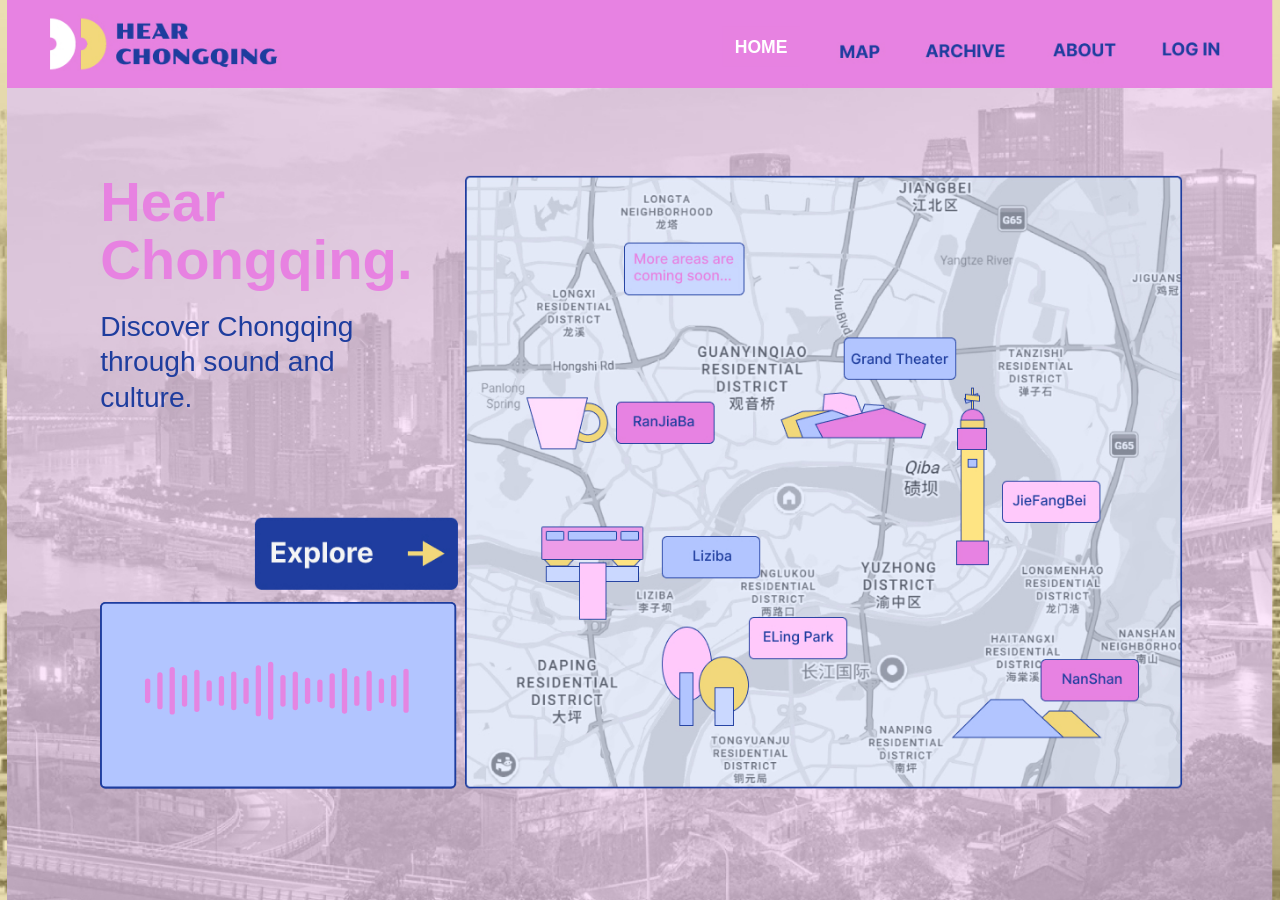
<file: index.html>
<!doctype html>
<html lang="en">
  <head>
    <meta charset="utf-8" />
    <meta name="viewport" content="width=device-width, initial-scale=1" />
    <title>HEAR CHONGQING</title>
    <link rel="stylesheet" href="styles.css?v=20260623-cursortrail3" />
    <link rel="preload" href="public/assets/screens/home-clean-intro.png" as="image" />
    <link rel="preload" href="public/assets/screens/map.jpg" as="image" />
    <link rel="preload" href="public/assets/preview/liziba.jpg" as="image" />
    <link rel="preload" href="public/assets/archive/liziba.png" as="image" />
    <link rel="preload" href="public/audio/liziba.mp3" as="audio" type="audio/mpeg" />
  </head>
  <body>
    <div id="viewport">
      <main id="app" aria-live="polite"></main>
    </div>
    <script src="app.js?v=20260623-cursortrail3" defer></script>
  </body>
</html>
</file>
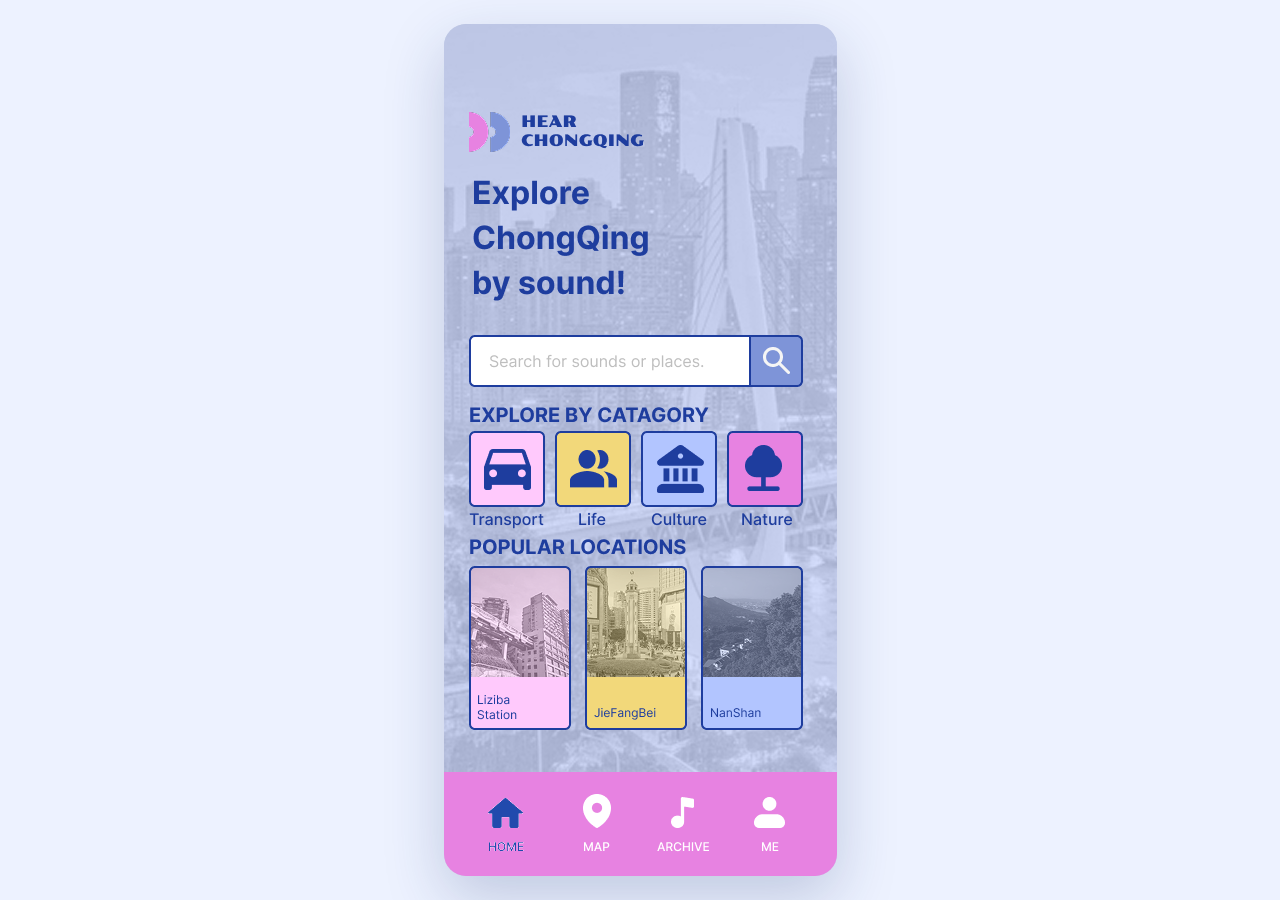
<file: app-demo.html>
<!doctype html>
<html lang="en">
  <head>
    <meta charset="utf-8" />
    <meta name="viewport" content="width=device-width, initial-scale=1" />
    <title>HEAR CHONGQING APP DEMO</title>
    <link rel="stylesheet" href="app-demo.css?v=20260623-timer1" />
    <link rel="preload" href="APP/demo-frames/home-active.png" as="image" />
    <link rel="preload" href="APP/demo-frames/map-audio-base.png" as="image" />
    <link rel="preload" href="APP/demo-frames/archive-audio-base-liziba-0.png" as="image" />
  </head>
  <body>
    <main id="appDemo" aria-live="polite"></main>
    <script src="app-demo.js?v=20260623-timer1" defer></script>
  </body>
</html>
</file>
<file: styles.css>
:root {
  --design-w: 1440;
  --design-h: 1024;
  --scale: 1;
  --deep-blue: #1e3d9e;
  --mid-blue: #7e94d8;
  --light-blue: #b2c5ff;
  --pink: #e782e1;
  --light-pink: #ffc9fc;
  --yellow: #f4dc73;
  --ink: #173789;
  --line: #1e3d9e;
  --gray: #eaeaea;
}

* {
  box-sizing: border-box;
}

html,
body {
  width: 100%;
  min-width: 1180px;
  height: 100%;
  margin: 0;
  background: #d7d7d7 url("public/assets/screens/background-of-all.png") center / cover fixed no-repeat;
  color: var(--deep-blue);
  font-family: Inter, Arial, Helvetica, sans-serif;
  overflow: auto;
}

button,
input {
  font: inherit;
}

button {
  color: inherit;
}

#viewport {
  width: calc(var(--design-w) * 1px * var(--scale));
  height: calc(var(--design-h) * 1px * var(--scale));
  margin: 0 auto;
  position: relative;
}

#app {
  width: 1440px;
  height: 1024px;
  position: absolute;
  left: 0;
  top: 0;
  transform: scale(var(--scale));
  transform-origin: top left;
  overflow: hidden;
  background: url("public/assets/screens/background-of-all.png") center / cover no-repeat;
}

.scene {
  position: relative;
  width: 1440px;
  height: 1024px;
  overflow: hidden;
  background: url("public/assets/screens/background-of-all.png") center / cover no-repeat;
  opacity: 0;
  transform: translateY(20px);
  animation: pageIn 400ms ease forwards;
}

@keyframes pageIn {
  to {
    opacity: 1;
    transform: translateY(0);
  }
}

.screen-bg {
  position: absolute;
  inset: 0;
  width: 1440px;
  height: 1024px;
  object-fit: cover;
  pointer-events: none;
  user-select: none;
}

.hotspot,
.plain-btn,
.play-btn,
.pin,
.nav-hit,
.filter-hit,
.category-tab,
.archive-card,
.related-item,
.logo-hit {
  cursor: pointer;
  transition: transform 200ms ease, box-shadow 200ms ease, filter 200ms ease, background 200ms ease, color 200ms ease;
}

.hotspot:hover,
.plain-btn:hover,
.play-btn:hover,
.pin:hover,
.nav-hit:hover,
.filter-hit:hover,
.category-tab:hover,
.archive-card:hover,
.related-item:hover,
.logo-hit:hover {
  transform: scale(1.03);
}

.abs {
  position: absolute;
}

.nav-hit,
.logo-hit,
.hotspot {
  position: absolute;
  border: 0;
  background: transparent;
  padding: 0;
}

.nav-hit {
  color: transparent;
  z-index: 30;
}

.logo-hit {
  z-index: 30;
}

.nav-hit.active::before,
.nav-hit.active::after {
  content: "";
  position: absolute;
  inset: 0;
}

.nav-hit.active::before {
  background: var(--pink);
}

.nav-hit.active::after {
  content: attr(data-label);
  display: flex;
  align-items: center;
  justify-content: center;
  color: #fff;
  font-size: 20px;
  font-weight: 900;
  line-height: 1;
}

.nav-hit.map-return.active::after {
  color: var(--deep-blue);
}

.logo-hit {
  left: 48px;
  top: 18px;
  width: 272px;
  height: 62px;
}

.nav-home { left: 814px; top: 30px; width: 88px; height: 46px; }
.nav-map { left: 930px; top: 30px; width: 92px; height: 46px; }
.nav-archive { left: 1034px; top: 30px; width: 124px; height: 46px; }
.nav-about { left: 1176px; top: 30px; width: 108px; height: 46px; }
.nav-login { left: 1300px; top: 30px; width: 100px; height: 46px; }

[data-page="map"] .nav-map {
  left: 908px;
  top: 76px;
}

.text64 {
  font-size: 64px;
  line-height: 1.02;
  font-weight: 800;
  letter-spacing: 0;
}

.text32 {
  font-size: 32px;
  line-height: 1.3;
  letter-spacing: 0;
}

.text20 {
  font-size: 20px;
  line-height: 1.3;
  letter-spacing: 0;
}

.text16 {
  font-size: 16px;
  line-height: 1.3;
  letter-spacing: 0;
}

.poller {
  font-family: "Poller One", Impact, Arial Black, sans-serif;
  letter-spacing: 0;
}

.panel {
  border: 2px solid var(--deep-blue);
  border-radius: 6px;
}

.yellow {
  background: var(--yellow);
}

.pink {
  background: var(--pink);
}

.light-pink {
  background: var(--light-pink);
}

.blue {
  background: var(--light-blue);
}

.deep {
  background: var(--deep-blue);
  color: #f5f5f5;
}

.wave {
  display: flex;
  align-items: center;
  gap: 8px;
  height: 58px;
}

.wave span {
  display: block;
  width: 6px;
  border-radius: 8px;
  background: var(--pink);
  height: calc(var(--h) * 1px);
  opacity: 0.95;
}

.wave.playing span {
  animation: wavePulse 720ms ease-in-out infinite;
  animation-delay: calc(var(--i) * -72ms);
}

.wave.muted span {
  background: #bac0cc;
}

@keyframes wavePulse {
  0%,
  100% { transform: scaleY(0.48); }
  50% { transform: scaleY(1.15); }
}

.home-wave-card {
  left: 106px;
  top: 685px;
  width: 405px;
  height: 212px;
  border: 2px solid var(--deep-blue);
  border-radius: 6px;
  background: var(--light-blue);
  overflow: hidden;
  pointer-events: none;
}

.home-wave-card .wave {
  position: absolute;
  left: 36px;
  top: 70px;
  width: 325px;
  justify-content: center;
}

.home-intro-copy {
  position: absolute;
  left: 106px;
  top: 198px;
  z-index: 4;
  pointer-events: none;
  color: var(--deep-blue);
}

.home-intro-copy h1,
.home-intro-copy p {
  margin: 0;
}

.home-intro-copy h1 {
  color: var(--pink);
  font-size: 64px;
  line-height: 1.02;
  font-weight: 900;
  letter-spacing: 0;
}

.home-intro-copy h1 span {
  display: block;
  opacity: 0;
  transform: translateY(18px);
  animation: homeIntroIn 680ms cubic-bezier(.2,.8,.2,1) forwards;
}

.home-intro-copy h1 span + span {
  animation-delay: 100ms;
}

.home-intro-copy p {
  margin-top: 22px;
  font-size: 32px;
  line-height: 1.28;
  font-weight: 400;
  letter-spacing: 0;
  opacity: 0;
  transform: translateY(16px);
  animation: homeIntroIn 700ms cubic-bezier(.2,.8,.2,1) 240ms forwards;
}

.now-playing {
  position: absolute;
  left: 42px;
  top: 154px;
  font-size: 16px;
  line-height: 1.3;
  font-weight: 700;
  color: var(--deep-blue);
  opacity: 0;
  transform: translateY(6px);
  transition: opacity 200ms ease, transform 200ms ease;
}

.now-playing.active {
  opacity: 1;
  transform: translateY(0);
}

.home-focus {
  position: absolute;
  border: 2px solid var(--yellow);
  border-radius: 6px;
  box-shadow: 0 0 0 5px rgba(244, 220, 115, 0.38), 0 0 22px rgba(30, 61, 158, 0.55);
  pointer-events: none;
  opacity: 0;
  transition: opacity 180ms ease, box-shadow 180ms ease;
}

.home-focus.active {
  opacity: 1;
}

.home-focus.is-pulsing {
  box-shadow: 0 0 0 8px rgba(244, 220, 115, 0.58), 0 0 28px rgba(30, 61, 158, 0.62);
}

.home-title-hit,
.home-copy-hit {
  position: absolute;
  left: 106px;
  border-radius: 6px;
  pointer-events: auto;
  z-index: 6;
}

.home-title-hit {
  top: 202px;
  width: 380px;
  height: 122px;
}

.home-copy-hit {
  top: 356px;
  width: 300px;
  height: 116px;
}

.home-title-hit::after,
.home-copy-hit::after {
  content: "";
  position: absolute;
  left: 0;
  bottom: -6px;
  height: 6px;
  width: 0;
  border-radius: 999px;
  background: rgba(244, 220, 115, 0.82);
  box-shadow: 0 0 18px rgba(231, 130, 225, 0.35);
  transition: width 220ms ease, opacity 220ms ease;
  opacity: 0;
}

.home-title-hit:hover::after,
.home-copy-hit:hover::after {
  width: 100%;
  opacity: 1;
}

.home-explore,
.detail-category {
  transition: transform 180ms ease, box-shadow 180ms ease, background 180ms ease;
}

.home-explore:hover,
.home-explore:focus-visible,
.detail-category:hover,
.detail-category:focus-visible {
  transform: scale(1.03);
  box-shadow: 0 8px 0 rgba(244, 220, 115, 0.72);
  background: rgba(255, 255, 255, 0.08);
}

.detail-category:hover,
.detail-category:focus-visible {
  background: var(--deep-blue);
}

.home-explore:active,
.home-explore.is-pressed,
.detail-category:active,
.detail-category.is-pressed {
  transform: scale(0.98);
  box-shadow: 0 4px 0 rgba(244, 220, 115, 0.9);
}

@keyframes homeIntroIn {
  to {
    opacity: 1;
    transform: translateY(0);
  }
}

.map-window {
  position: absolute;
  left: 230px;
  top: 134px;
  width: 770px;
  height: 805px;
  overflow: hidden;
  border: 2px solid var(--deep-blue);
  border-radius: 6px;
  background: var(--light-blue);
  touch-action: none;
  z-index: 2;
}

.map-window::after {
  content: "";
  position: absolute;
  inset: 2px;
  border-radius: 3px;
  background:
    linear-gradient(to bottom, var(--light-blue) 0, transparent 96px),
    linear-gradient(to top, var(--light-blue) 0, transparent 96px),
    linear-gradient(to right, var(--light-blue) 0, transparent 96px),
    linear-gradient(to left, var(--light-blue) 0, transparent 96px);
  background-position: top, bottom, left, right;
  background-repeat: no-repeat;
  background-size: 100% 118px, 100% 118px, 118px 100%, 118px 100%;
  pointer-events: none;
  z-index: 3;
}

.map-canvas {
  position: absolute;
  left: 0;
  top: 0;
  width: 1250px;
  height: 805px;
  transform-origin: 0 0;
  will-change: transform;
}

.map-canvas img {
  width: 1250px;
  height: 805px;
  object-fit: cover;
  object-position: center center;
  display: block;
  opacity: 0.86;
}

.pin {
  position: absolute;
  width: 46px;
  height: 56px;
  border: 0;
  background: transparent;
  transform-origin: center bottom;
}

.pin::before {
  content: "";
  position: absolute;
  left: 9px;
  top: 2px;
  width: 28px;
  height: 28px;
  border-radius: 50% 50% 50% 0;
  background: var(--pink);
  border: 2px solid var(--deep-blue);
  transform: rotate(-45deg);
  box-shadow: 0 0 0 0 rgba(244, 220, 115, 0);
}

.pin::after {
  content: "";
  position: absolute;
  left: 18px;
  top: 12px;
  width: 10px;
  height: 10px;
  border-radius: 50%;
  border: 2px solid var(--deep-blue);
  background: var(--light-blue);
}

.pin.active::before,
.pin:hover::before {
  box-shadow: 0 0 0 8px rgba(244, 220, 115, 0.45);
}

.filter-layer {
  position: absolute;
  left: 20px;
  top: 124px;
  width: 158px;
  z-index: 6;
}

.map-side-left,
.map-side-right {
  position: absolute;
  top: 0;
  height: 1024px;
  background: var(--pink);
  z-index: 3;
}

.map-side-left {
  left: 0;
  width: 199px;
}

.map-side-right {
  left: 1031px;
  width: 409px;
}

.map-side-left h2,
.map-side-right h2 {
  margin: 0;
  position: absolute;
  top: 76px;
  color: var(--deep-blue);
  font-size: 32px;
  line-height: 1.3;
  font-weight: 800;
}

.map-side-left h2 {
  left: 20px;
}

.map-side-right h2 {
  left: 25px;
}

.filter-hit {
  display: flex;
  align-items: center;
  justify-content: center;
  width: 158px;
  height: 82px;
  margin-bottom: 46px;
  border: 2px solid var(--deep-blue);
  border-radius: 6px;
  background: #B2C5FF;
  color: var(--deep-blue);
  text-align: center;
  padding-left: 0;
  font-size: 20px;
  font-weight: 500;
  transition: transform 210ms cubic-bezier(.2, 1.4, .35, 1), background 180ms ease;
}

.filter-hit.active {
  background: #7E94D8;
  color: var(--deep-blue);
}

.filter-hit:hover,
.filter-hit:focus-visible {
  transform: scale(1.03);
}

.filter-hit:active {
  transform: scale(0.98);
}

.sub-filter {
  position: absolute;
  left: 188px;
  top: calc(124px + (var(--sub-index) * 128px));
  width: 216px;
  min-height: 82px;
  padding: 0;
  background: var(--light-pink);
  border: 2px solid var(--deep-blue);
  border-radius: 6px;
  display: flex;
  flex-direction: column;
  justify-content: center;
  overflow: hidden;
  z-index: 8;
}

.sub-filter-count-2 {
  min-height: 136px;
}

.sub-filter-count-6 {
  min-height: 350px;
  align-items: flex-start;
  padding: 24px 0;
}

.sub-filter button {
  border: 0;
  background: transparent;
  color: var(--deep-blue);
  width: 100%;
  height: 46px;
  padding: 0 26px;
  text-align: center;
  cursor: pointer;
  font-size: 20px;
  transition: color 160ms ease, transform 160ms ease;
}

.sub-filter-count-6 button {
  text-align: left;
}

.sub-filter button:hover,
.sub-filter button.active {
  color: var(--pink);
}

.sub-filter button:hover {
  transform: translateX(2px);
}

.preview-card {
  position: absolute;
  left: 1052px;
  top: 124px;
  width: 356px;
  height: 820px;
  color: var(--deep-blue);
  z-index: 5;
}

.preview-card img {
  width: 358px;
  height: 307px;
  object-fit: cover;
  border: 2px solid var(--deep-blue);
  border-radius: 6px;
  display: block;
  opacity: 1;
  transition: opacity 120ms ease;
}

.preview-card img.is-swapping {
  opacity: 0.68;
}

.preview-card h2 {
  margin: 16px 0 14px;
  font-size: 40px;
  line-height: 1.08;
  color: var(--deep-blue);
}

.pill {
  display: inline-flex;
  align-items: center;
  justify-content: center;
  min-width: 198px;
  min-height: 56px;
  padding: 0 22px;
  border: 2px solid var(--deep-blue);
  border-radius: 6px;
  background: var(--light-pink);
  color: var(--deep-blue);
  font-size: 20px;
  line-height: 1.2;
  transform-origin: left center;
  transition: transform 180ms ease, box-shadow 180ms ease, color 180ms ease;
}

.pill:hover {
  color: var(--pink);
  transform: translateY(-2px);
  box-shadow: 0 5px 0 rgba(244, 220, 115, 0.72);
}

.preview-text {
  margin-top: 16px;
  width: 356px;
  height: 156px;
  padding: 34px 36px;
  border: 2px solid var(--deep-blue);
  border-radius: 6px;
  background: var(--light-blue);
  font-size: 16px;
  line-height: 1.25;
  animation: introTextIn 420ms ease both;
  transform-origin: left center;
  transition: transform 180ms ease, box-shadow 180ms ease, background 180ms ease;
}

.preview-text:hover {
  transform: translateY(-2px);
  background: #B2C5FF;
  box-shadow: inset 0 0 0 999px rgba(126, 148, 216, 0.14), 0 5px 0 rgba(244, 220, 115, 0.64);
}

@keyframes introTextIn {
  from {
    opacity: 0;
    transform: translateY(10px);
  }
  to {
    opacity: 1;
    transform: translateY(0);
  }
}

.audio-box {
  position: relative;
  display: flex;
  align-items: center;
  gap: 18px;
  border: 2px solid var(--deep-blue);
  border-radius: 6px;
  background: var(--yellow);
  color: var(--deep-blue);
}

.audio-box.small {
  margin-top: 16px;
  width: 356px;
  height: 102px;
  padding: 0 18px;
}

.audio-box.small .wave {
  flex: 0 0 150px;
  width: 150px;
  height: 46px;
  gap: 3px;
  justify-content: center;
  overflow: hidden;
}

.audio-box.small .wave span {
  width: 4px;
}

.play-btn {
  width: 54px;
  height: 54px;
  border: 2px solid var(--deep-blue);
  border-radius: 6px;
  background: transparent;
  position: relative;
  flex: 0 0 auto;
}

.play-btn::before {
  content: "";
  position: absolute;
  left: 18px;
  top: 12px;
  width: 0;
  height: 0;
  border-top: 14px solid transparent;
  border-bottom: 14px solid transparent;
  border-left: 22px solid var(--deep-blue);
}

.play-btn.is-playing::before {
  left: 16px;
  top: 13px;
  width: 20px;
  height: 26px;
  border: 0;
  background: linear-gradient(90deg, var(--deep-blue) 0 38%, transparent 38% 62%, var(--deep-blue) 62% 100%);
}

.audio-box .timer {
  margin-left: auto;
  font-size: 16px;
  white-space: nowrap;
}

.learn-more {
  position: absolute;
  right: 0;
  bottom: 0;
  width: 227px;
  height: 72px;
  border: 0;
  border-radius: 6px;
  background: var(--deep-blue);
  color: #fff;
  font-size: 32px;
  font-weight: 800;
  cursor: pointer;
  transition: transform 180ms ease, box-shadow 180ms ease, background 180ms ease;
}

.learn-more:hover,
.learn-more:focus-visible {
  transform: scale(1.03);
  box-shadow: 0 8px 0 rgba(244, 220, 115, 0.72);
  background: var(--deep-blue);
}

.learn-more:active,
.learn-more.is-pressed {
  transform: scale(0.98);
  box-shadow: 0 4px 0 rgba(244, 220, 115, 0.9);
}

.detail-top {
  position: absolute;
  left: 0;
  top: 0;
  width: 1440px;
  height: 1024px;
}

.back-btn {
  position: absolute;
  left: 82px;
  top: 82px;
  width: 316px;
  height: 56px;
  border: 0;
  background: transparent;
  color: var(--deep-blue);
  font-weight: 800;
  display: flex;
  align-items: center;
  gap: 14px;
  cursor: pointer;
  z-index: 6;
  transition: transform 180ms ease, box-shadow 180ms ease;
}

.back-btn:hover,
.back-btn:focus-visible {
  transform: translateX(-4px);
  box-shadow: inset 0 -4px 0 var(--pink);
}

.back-btn:active,
.back-btn.is-pressed {
  transform: translateX(-8px) scale(0.99);
  box-shadow: inset 0 -5px 0 var(--pink);
}

.detail-category {
  position: absolute;
  left: 1093px;
  top: 82px;
  height: 72px;
  min-width: 265px;
  border-radius: 6px;
  border: 0;
  background: var(--deep-blue);
  color: #fff;
  font-size: 32px;
  font-weight: 800;
}

.detail-photo {
  position: absolute;
  left: 82px;
  top: 191px;
  width: 703px;
  height: 453px;
  object-fit: cover;
  border: 2px solid var(--deep-blue);
  border-radius: 6px;
  transition: transform 420ms ease;
}

.detail-photo:hover {
  transform: scale(1.02);
}

.detail-audio {
  position: absolute;
  left: 82px;
  top: 662px;
  width: 703px;
  height: 101px;
  padding: 0 34px;
}

.detail-audio .wave {
  flex: 0 0 474px;
  width: 474px;
  gap: 6px;
  justify-content: center;
  overflow: hidden;
}

.detail-audio .wave span {
  width: 4px;
}

.about-box {
  position: absolute;
  left: 82px;
  top: 780px;
  width: 703px;
  height: 164px;
  padding: 20px 44px;
  border: 2px solid var(--deep-blue);
  border-radius: 6px;
  background: var(--pink);
  color: var(--deep-blue);
}

.about-box h2,
.basic-box h2,
.related-box h2 {
  margin: 0 0 10px;
  font-size: 32px;
  line-height: 1.3;
}

.about-box p {
  margin: 0;
  width: 560px;
  font-size: 20px;
  line-height: 1.15;
}

.detail-text-reactive {
  cursor: pointer;
  outline: 0;
  transform-origin: left center;
  transition: transform 200ms ease;
}

.detail-text-reactive:hover,
.detail-text-reactive:focus-visible {
  transform: scale(1.03);
}

.detail-text-reactive:active,
.detail-text-reactive.is-tapped {
  transform: scale(1.03);
}

.decor-star {
  position: absolute;
  color: var(--yellow);
  -webkit-text-stroke: 2px var(--deep-blue);
  font-size: 62px;
  line-height: 1;
  transition: transform 400ms ease-out;
  animation: slowStar 8s ease-in-out infinite alternate;
  pointer-events: auto;
}

.decor-star:hover {
  transform: rotate(15deg) scale(1.05);
}

@keyframes slowStar {
  from { rotate: -5deg; }
  to { rotate: 5deg; }
}

.basic-box {
  position: absolute;
  left: 817px;
  top: 191px;
  width: 541px;
  height: 322px;
  padding: 28px 46px;
  border: 2px solid var(--deep-blue);
  border-radius: 6px;
  background: var(--light-pink);
  color: var(--deep-blue);
}

.basic-box dl {
  margin: 12px 0 0;
  display: grid;
  grid-template-columns: 1fr;
  gap: 2px;
}

.basic-box dt {
  font-size: 32px;
  line-height: 1.05;
  font-weight: 700;
}

.basic-box dd {
  margin: 0 0 4px;
  font-size: 20px;
  line-height: 1.05;
}

.basic-icon {
  position: absolute;
  right: 42px;
  top: 40px;
  width: 160px;
  height: 220px;
  object-fit: cover;
  border: 2px solid var(--deep-blue);
  border-radius: 6px;
  background: #fff;
  transition: transform 200ms ease, box-shadow 200ms ease, filter 200ms ease;
}

.basic-icon:hover {
  transform: translateY(-4px) scale(1.03);
  box-shadow: 0 8px 0 #F2D87A;
  filter: saturate(1.04);
}

.related-box {
  position: absolute;
  left: 817px;
  top: 530px;
  width: 541px;
  height: 412px;
  padding: 52px 46px;
  border: 2px solid var(--deep-blue);
  border-radius: 6px;
  background: var(--light-blue);
  color: var(--deep-blue);
}

.related-box-liziba {
  display: flex;
  flex-direction: column;
  justify-content: center;
}

.related-item {
  display: grid;
  grid-template-columns: 46px 1fr;
  gap: 0;
  align-items: start;
  margin-top: 8px;
  padding: 4px 0;
  border: 0;
  background: transparent;
  color: var(--deep-blue);
  text-align: left;
}

.related-item strong {
  display: block;
  font-size: 32px;
  line-height: 1.12;
}

.related-item span:last-child {
  display: block;
  font-size: 20px;
  line-height: 1.2;
  max-width: 390px;
}

[data-page="detail"] .about-box h2,
[data-page="detail"] .about-box .detail-text-reactive,
[data-page="detail"] .basic-box h2,
[data-page="detail"] .basic-box .detail-text-reactive,
[data-page="detail"] .related-box h2,
[data-page="detail"] .related-item {
  animation: detailTextIn 520ms cubic-bezier(.2, .9, .28, 1) both;
}

[data-page="detail"] .about-box h2 {
  animation-delay: 90ms;
}

[data-page="detail"] .about-box .detail-text-reactive {
  animation-delay: 160ms;
}

[data-page="detail"] .basic-box h2 {
  animation-delay: 130ms;
}

[data-page="detail"] .basic-box .detail-text-reactive {
  animation-delay: 210ms;
}

[data-page="detail"] .related-box h2 {
  animation-delay: 180ms;
}

[data-page="detail"] .related-item:nth-of-type(1) {
  animation-delay: 260ms;
}

[data-page="detail"] .related-item:nth-of-type(2) {
  animation-delay: 330ms;
}

@keyframes detailTextIn {
  from {
    opacity: 0;
  }
  to {
    opacity: 1;
  }
}

.archive-layer {
  position: absolute;
  inset: 0;
  color: var(--deep-blue);
}

.archive-search {
  position: absolute;
  left: 915px;
  top: 136px;
  width: 443px;
  height: 72px;
  display: grid;
  grid-template-columns: 1fr 66px;
  border: 2px solid var(--deep-blue);
  border-radius: 6px;
  overflow: hidden;
  background: #f5f5f5;
  z-index: 2;
}

.archive-search input {
  border: 0;
  padding: 0 22px;
  color: var(--deep-blue);
  font-size: 20px;
  font-weight: 700;
  background: #f5f5f5;
  outline: none;
}

.archive-search input::placeholder {
  color: #b7b7b7;
}

.archive-search button {
  border: 0;
  background: var(--deep-blue);
  color: transparent;
  font-size: 0;
  cursor: pointer;
  transition: background 180ms ease, transform 180ms ease;
  background-image: url("public/assets/buttons/search-icon.png");
  background-repeat: no-repeat;
  background-position: center;
  background-size: 34px 34px;
}

.archive-search button:hover,
.archive-search button:focus-visible {
  background-color: var(--mid-blue);
  transform: scale(1.03);
}

.category-tabs {
  position: absolute;
  left: 82px;
  top: 226px;
  display: grid;
  grid-template-columns: 233px 233px 234px 233px 233px;
  gap: 27px;
  z-index: 2;
}

.category-tab {
  height: 68px;
  border: 2px solid var(--deep-blue);
  border-radius: 6px;
  background: var(--light-blue);
  color: var(--deep-blue);
  font-size: 20px;
  font-weight: 500;
  box-shadow: none;
  outline: 0;
  appearance: none;
  transition: transform 180ms ease, background 180ms ease, color 180ms ease, box-shadow 180ms ease;
}

.category-tab:nth-child(4),
.category-tab:nth-child(5) {
  margin-left: -2px;
}

.category-tab.active {
  background: var(--mid-blue);
  color: #fff;
  transform: translateY(-2px);
  box-shadow: 0 8px 0 #1E3D9E;
}

.category-tab:hover,
.category-tab:focus-visible {
  transform: translateY(-2px);
  box-shadow: 0 8px 0 #1E3D9E;
}

.archive-grid {
  position: absolute;
  left: 82px;
  top: 318px;
  display: grid;
  grid-template-columns: repeat(3, 405px);
  grid-auto-rows: 316px;
  gap: 25px 29px;
  z-index: 2;
}

.archive-grid-clean {
  position: absolute;
  left: 82px;
  top: 318px;
  width: 1273px;
  height: 657px;
  object-fit: cover;
  pointer-events: none;
  z-index: 1;
}

.archive-card {
  position: relative;
  width: 405px;
  height: 316px;
  border: 2px solid #1E3D9E;
  border-radius: 6px;
  background: var(--pink);
  color: var(--deep-blue);
  overflow: hidden;
}

.archive-empty {
  grid-column: 1 / -1;
  align-self: center;
  justify-self: center;
  width: 405px;
  height: 118px;
  border: 2px solid var(--deep-blue);
  border-radius: 6px;
  background: var(--light-pink);
  color: var(--deep-blue);
  display: flex;
  align-items: center;
  justify-content: center;
  font-size: 32px;
  font-weight: 800;
  line-height: 1;
}

.archive-card:hover,
.archive-card:focus-within {
  transform: translateY(-8px);
  box-shadow: 0 8px 0 #1E3D9E;
}

.archive-card > img {
  position: absolute;
  left: 13px;
  top: 13px;
  width: 374px;
  height: 191px;
  object-fit: cover;
  border: 2px solid #1E3D9E;
  border-radius: 6px;
}

.archive-card h3 {
  position: absolute;
  left: 13px;
  top: 205px;
  margin: 0;
  font-size: 32px;
  line-height: 1.18;
}

.archive-pill {
  position: absolute;
  left: 13px;
  bottom: 16px;
  min-width: 133px;
  height: 39px;
  border: 2px solid var(--deep-blue);
  border-radius: 6px;
  background: var(--light-pink);
  display: flex;
  align-items: center;
  justify-content: center;
  font-size: 16px;
}

.archive-actions {
  position: absolute;
  left: 0;
  bottom: 0;
  display: block;
  width: 285px;
  height: 76px;
  pointer-events: none;
}

.icon-toggle {
  position: absolute;
  border: 0;
  background: transparent;
  width: 42px;
  height: 42px;
  padding: 0;
  cursor: pointer;
  outline: 0;
  appearance: none;
  display: block;
  pointer-events: auto;
  transition: transform 180ms ease, filter 180ms ease;
}

.like-toggle {
  left: 154px;
  bottom: 14px;
}

.collect-toggle {
  left: 195px;
  bottom: 14px;
}

.icon-toggle img {
  display: block;
  position: static;
  width: 34px;
  height: 34px;
  margin: 4px;
  object-fit: contain;
  border: 0;
  border-radius: 0;
  pointer-events: none;
  transition: filter 180ms ease;
}

.icon-toggle.active {
  transform: none;
  filter: none;
}

.icon-toggle:hover {
  transform: scale(1.08);
}

.archive-play {
  position: absolute;
  right: 15px;
  bottom: 15px;
  width: 72px;
  height: 72px;
  border: 0;
  background: transparent;
  padding: 0;
  outline: 0;
  appearance: none;
  cursor: pointer;
  transition: transform 180ms ease;
}

.archive-play:hover {
  transform: scale(1.04);
}

.archive-play img {
  display: block;
  position: static;
  width: 100%;
  height: 100%;
  object-fit: contain;
  border: 0;
  border-radius: 0;
  pointer-events: none;
}

.empty-state {
  grid-column: 1 / -1;
  align-self: center;
  justify-self: center;
  padding: 18px 30px;
  border: 2px solid var(--deep-blue);
  border-radius: 6px;
  background: var(--light-pink);
  font-size: 32px;
  font-weight: 800;
}

.about-touch-star {
  position: absolute;
  border: 0;
  display: block;
  object-fit: contain;
  transform-origin: center;
  z-index: 6;
  pointer-events: auto;
  cursor: pointer;
  animation: aboutStarSpin 24s linear infinite;
}

.about-star-sound {
  left: 382px;
  top: 657px;
  width: 76px;
  height: 76px;
}

.about-star-chongqing {
  left: 760px;
  top: 656px;
  width: 76px;
  height: 76px;
  animation-direction: reverse;
}

.about-star-process {
  left: 1239px;
  top: 665px;
  width: 65px;
  height: 65px;
}

.about-touch-star:hover {
  animation-duration: 7s;
}

.about-touch-star:active {
  animation-duration: 4s;
}

.about-title-hit {
  position: absolute;
  border: 0;
  background: transparent;
  z-index: 8;
}

.about-title-hit::after {
  content: "";
  position: absolute;
  left: 0;
  bottom: 3px;
  width: 0;
  height: 4px;
  border-radius: 999px;
  background: #E782E1;
  transition: width 220ms ease, opacity 220ms ease;
  opacity: 0;
}

.about-title-hit:hover::after {
  width: 100%;
  opacity: 1;
}

.about-title-sound {
  left: 153px;
  top: 314px;
  width: 210px;
  height: 43px;
}

.about-title-chongqing {
  left: 520px;
  top: 314px;
  width: 310px;
  height: 43px;
}

.about-title-process {
  left: 902px;
  top: 314px;
  width: 315px;
  height: 43px;
}

.about-word-hit {
  position: absolute;
  z-index: 7;
  border-radius: 4px;
  background: #7E94D8;
  opacity: 0;
  transition: opacity 180ms ease, transform 180ms ease;
  transform: scaleX(0.92);
  transform-origin: left center;
}

.about-word-hit:hover {
  opacity: 0.38;
  transform: scaleX(1);
}

.about-rights {
  position: absolute;
  left: 515px;
  top: 918px;
  width: 410px;
  height: 46px;
  z-index: 6;
  display: flex;
  align-items: center;
  justify-content: center;
  background: var(--pink);
  color: var(--deep-blue);
  font-size: 26px;
  font-weight: 400;
  line-height: 1;
  pointer-events: none;
}

.about-text-cover {
  position: absolute;
  z-index: 5;
  display: block;
  border-radius: 3px;
  background: var(--cover-bg);
  pointer-events: none;
  animation: aboutTextReveal 720ms cubic-bezier(.2, .85, .28, 1) var(--delay, 0ms) both;
}

@keyframes aboutStarSpin {
  from { transform: rotate(0deg); }
  to { transform: rotate(360deg); }
}

@keyframes aboutTextReveal {
  0% {
    opacity: 1;
    transform: translateY(0);
  }
  100% {
    opacity: 0;
    transform: translateY(-8px);
  }
}

.login-form {
  position: absolute;
  left: 50px;
  top: 126px;
  width: 659px;
  height: 845px;
  color: var(--deep-blue);
}

.login-intro {
  position: absolute;
  left: 0;
  top: 0;
  width: 1440px;
  height: 1024px;
  color: var(--deep-blue);
  z-index: 4;
  pointer-events: none;
}

.login-welcome,
.login-sign,
.login-to,
.login-brand,
.login-register {
  position: absolute;
  opacity: 0;
  transform: translateY(14px);
  animation: loginIntroIn 620ms cubic-bezier(.2,.8,.2,1) forwards;
}

.login-welcome {
  left: 91px;
  top: 174px;
  font-size: 32px;
  font-weight: 400;
  line-height: 1;
}

.login-sign {
  left: 91px;
  top: 235px;
  font-size: 64px;
  line-height: 0.9;
  font-weight: 900;
  animation-delay: 120ms;
}

.login-to {
  left: 323px;
  top: 265px;
  font-size: 32px;
  font-weight: 400;
  line-height: 1;
  animation-delay: 190ms;
}

.login-brand {
  left: 363px;
  top: 264px;
  color: var(--pink);
  font-size: 34px;
  line-height: 1;
  font-weight: 900;
  animation-delay: 230ms;
}

.login-register {
  left: 92px;
  top: 313px;
  font-size: 24px;
  line-height: 1.2;
  animation-delay: 330ms;
}

.login-register b {
  font-weight: 900;
}

.login-form input {
  position: absolute;
  left: 42px;
  width: 562px;
  height: 76px;
  border: 2px solid var(--deep-blue);
  border-radius: 6px;
  text-align: center;
  font-size: 24px;
  outline: none;
}

.login-form input::placeholder {
  transition: opacity 120ms ease;
}

.login-form input:focus::placeholder,
.login-form input:not(:placeholder-shown)::placeholder {
  opacity: 0;
}

.login-form .username {
  top: 301px;
  background: var(--yellow);
  color: #b99c12;
}

.login-form .password {
  top: 446px;
  background: var(--light-pink);
  color: var(--pink);
}

.login-submit {
  position: absolute;
  left: 42px;
  top: 569px;
  width: 562px;
  height: 77px;
  border: 0;
  border-radius: 6px;
  background: var(--deep-blue);
  color: #fff;
  font-size: 32px;
  font-weight: 800;
}

.login-feedback {
  position: absolute;
  left: 92px;
  top: 654px;
  width: 460px;
  text-align: center;
  font-size: 20px;
  font-weight: 700;
  opacity: 0;
  transform: translateY(6px);
  transition: opacity 180ms ease, transform 180ms ease;
}

.login-feedback.active {
  opacity: 1;
  transform: translateY(0);
}

.login-star {
  position: absolute;
  object-fit: contain;
  pointer-events: auto;
  cursor: pointer;
  z-index: 5;
  transform-origin: center;
  opacity: 1;
  rotate: 0deg;
  scale: 1;
  --login-spin-duration: 18s;
  animation:
    loginStarSpin var(--login-spin-duration) linear infinite,
    loginMotifTwinkle 3.8s ease-in-out infinite;
}

.login-star-yellow {
  left: 1210px;
  top: 200px;
  width: 140px;
  height: 140px;
}

.login-star-blue {
  left: 1085px;
  top: 435px;
  width: 130px;
  height: 130px;
  animation-delay: -4s, -1.3s;
}

.login-star-pink {
  left: 795px;
  top: 600px;
  width: 125px;
  height: 120px;
  animation-delay: -8s, -2.2s;
}

.login-shape {
  position: absolute;
  z-index: 5;
  object-fit: contain;
  pointer-events: auto;
  cursor: pointer;
  opacity: 1;
  transform-origin: center;
  scale: 1;
  --login-spin-duration: 16s;
  animation:
    loginShapeSpin var(--login-spin-duration) linear infinite,
    loginMotifTwinkle 4.2s ease-in-out infinite;
}

.login-star:hover,
.login-shape:hover {
  --login-spin-duration: 5s;
}

.login-star:active,
.login-shape:active {
  --login-spin-duration: 3s;
}

.login-shape-pink {
  left: 760px;
  top: 260px;
  width: 130px;
  height: 125px;
  animation-delay: -2s, -0.6s;
}

.login-shape-blue {
  left: 1175px;
  top: 745px;
  width: 150px;
  height: 150px;
  animation-delay: -6s, -1.7s;
}

.float-shape {
  position: absolute;
  border: 2px solid var(--deep-blue);
  animation: floatShape 6s ease-in-out infinite alternate;
  pointer-events: none;
}

@keyframes floatShape {
  from { transform: translateY(-8px) rotate(var(--r)); }
  to { transform: translateY(8px) rotate(var(--r)); }
}

@keyframes loginIntroIn {
  to {
    opacity: 1;
    transform: translateY(0);
  }
}

@keyframes loginStarSpin {
  from { rotate: 0deg; }
  to { rotate: 360deg; }
}

@keyframes loginShapeSpin {
  from { rotate: 0deg; }
  to { rotate: 360deg; }
}

@keyframes loginMotifTwinkle {
  0%, 100% {
    opacity: 1;
    scale: 0.96;
  }
  50% {
    opacity: 1;
    scale: 1.045;
  }
}

.cursor-trail-layer {
  position: absolute;
  inset: 0;
  z-index: 80;
  pointer-events: none;
  overflow: hidden;
}

.cursor-trail-piece {
  position: absolute;
  height: auto;
  object-fit: contain;
  pointer-events: none;
  user-select: none;
  opacity: 0;
  transform: translate(-50%, -50%) translateY(-8px) rotate(var(--rotate-start)) scale(0.78);
  transform-origin: 50% 50%;
  will-change: transform, opacity;
  animation: cursorTrailFall var(--fall-duration, 1280ms) cubic-bezier(.22, .74, .28, 1) forwards;
}

@keyframes cursorTrailFall {
  0% {
    opacity: 0;
    transform: translate(-50%, -50%) translateY(-8px) rotate(var(--rotate-start)) scale(0.78);
  }
  8% {
    opacity: 0;
  }
  26% {
    opacity: 0.96;
  }
  68% {
    opacity: 0.88;
  }
  100% {
    opacity: 0;
    transform:
      translate(calc(-50% + var(--drift-x)), calc(-50% + var(--fall-y)))
      rotate(var(--rotate-end))
      scale(var(--scale-end));
  }
}

@media (prefers-reduced-motion: reduce) {
  .cursor-trail-layer {
    display: none;
  }
}

.sr-only {
  position: absolute;
  width: 1px;
  height: 1px;
  padding: 0;
  margin: -1px;
  overflow: hidden;
  clip: rect(0, 0, 0, 0);
  border: 0;
}
</file>
<file: app-demo.css>
:root {
  --phone-w: 393;
  --phone-h: 852;
  font-family: Arial, Helvetica, sans-serif;
}

* {
  box-sizing: border-box;
}

html,
body {
  margin: 0;
  min-height: 100%;
  background: #edf2ff;
}

body {
  display: grid;
  place-items: center;
  min-height: 100vh;
  overflow: hidden;
}

#appDemo {
  display: grid;
  place-items: center;
  width: 100vw;
  height: 100vh;
}

.phone {
  width: min(100vw, calc(100vh * 393 / 852), 393px);
  height: min(100vh, calc(100vw * 852 / 393), 852px);
  overflow: hidden;
  background: #c8d3eb;
}

@media (min-width: 520px) and (min-height: 880px) {
  .phone {
    border-radius: 22px;
    box-shadow: 0 22px 60px rgba(31, 54, 113, 0.22);
  }
}

.screen-canvas {
  display: block;
  width: 100%;
  height: 100%;
  user-select: none;
  -webkit-user-drag: none;
  cursor: pointer;
}
</file>
